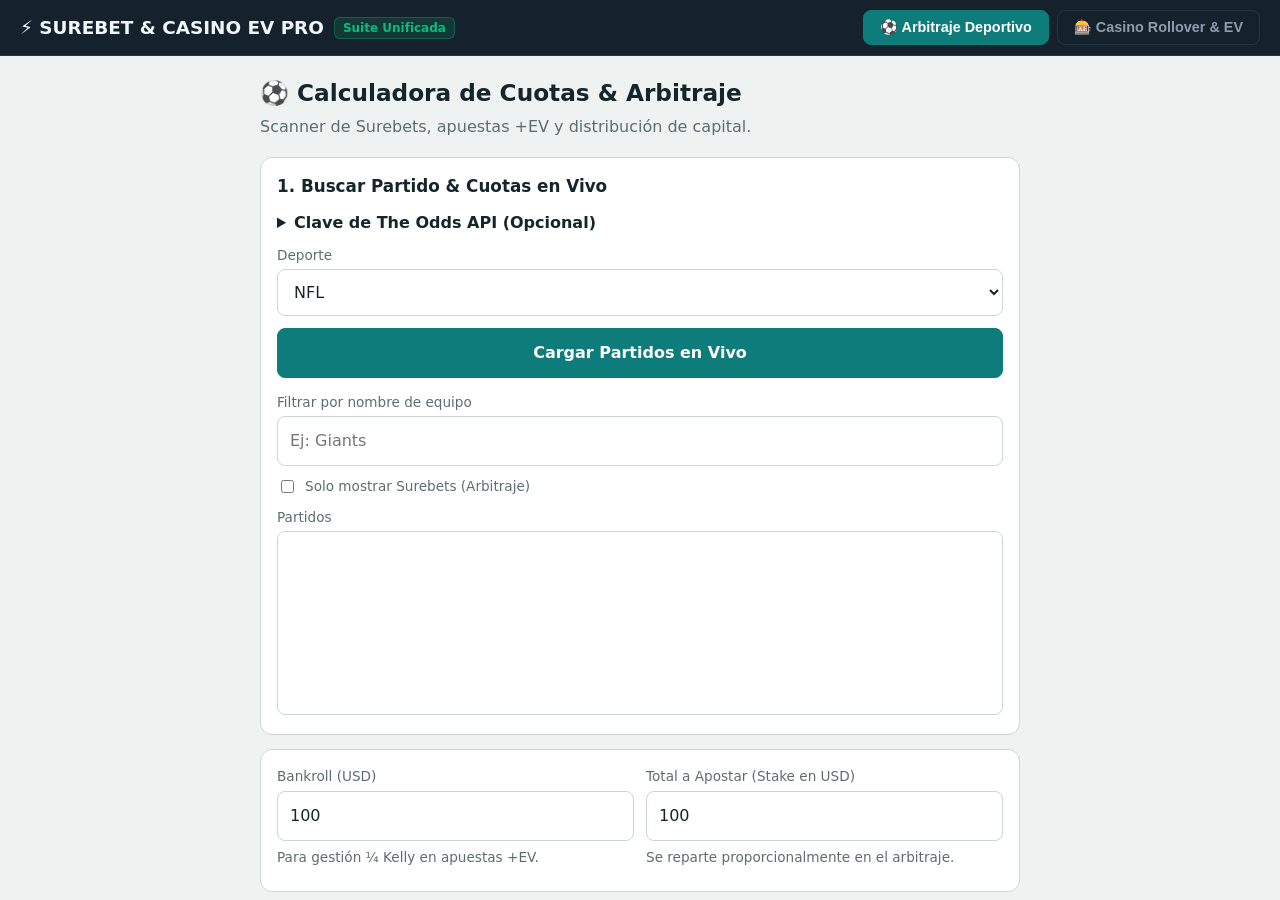
<file: index.html>
<!doctype html>
<html lang="es">
<head>
  <meta charset="utf-8">
  <meta name="viewport" content="width=device-width, initial-scale=1">
  <title>Plataforma EV Pro - Arbitraje & Casino</title>
  <style>
    :root {
      --bg: #0b1318;
      --card: #15222b;
      --border: #243644;
      --text: #f0f6fc;
      --muted: #8b9eb0;
      --teal: #0e7c7b;
      --green: #10b981;
    }
    * { box-sizing: border-box; margin: 0; padding: 0; }
    body {
      font-family: system-ui, -apple-system, sans-serif;
      background: var(--bg);
      color: var(--text);
      display: flex;
      flex-direction: column;
      height: 100vh;
      overflow: hidden;
    }
    header {
      background: var(--card);
      border-bottom: 1px solid var(--border);
      padding: 10px 20px;
      display: flex;
      align-items: center;
      justify-content: space-between;
      flex-shrink: 0;
    }
    .brand {
      display: flex;
      align-items: center;
      gap: 10px;
      font-weight: 700;
      font-size: 1.15rem;
      color: var(--text);
    }
    .badge {
      background: rgba(16, 185, 129, 0.15);
      color: var(--green);
      font-size: 0.75rem;
      padding: 3px 8px;
      border-radius: 6px;
      border: 1px solid rgba(16, 185, 129, 0.3);
    }
    .nav-tabs {
      display: flex;
      gap: 8px;
    }
    .tab-btn {
      background: transparent;
      color: var(--muted);
      border: 1px solid var(--border);
      border-radius: 8px;
      padding: 8px 16px;
      font-size: 0.9rem;
      font-weight: 600;
      cursor: pointer;
      transition: all 0.2s ease;
      display: flex;
      align-items: center;
      gap: 6px;
    }
    .tab-btn:hover {
      background: rgba(255, 255, 255, 0.05);
      color: var(--text);
    }
    .tab-btn.active {
      background: var(--teal);
      border-color: var(--teal);
      color: #fff;
    }
    .viewport {
      flex: 1;
      width: 100%;
      height: calc(100vh - 60px);
      border: none;
    }
  </style>
</head>
<body>
  <header>
    <div class="brand">
      <span>⚡ SUREBET & CASINO EV PRO</span>
      <span class="badge">Suite Unificada</span>
    </div>
    <div class="nav-tabs">
      <button class="tab-btn active" id="btnSports" onclick="loadModule('sports')">
        ⚽ Arbitraje Deportivo
      </button>
      <button class="tab-btn" id="btnCasino" onclick="loadModule('casino')">
        🎰 Casino Rollover & EV
      </button>
    </div>
  </header>

  <iframe id="appFrame" class="viewport" src="deportes/index.html" title="Suite EV"></iframe>

  <script>
    function loadModule(mod) {
      const frame = document.getElementById('appFrame');
      const btnSports = document.getElementById('btnSports');
      const btnCasino = document.getElementById('btnCasino');

      if (mod === 'sports') {
        frame.src = 'deportes/index.html';
        btnSports.classList.add('active');
        btnCasino.classList.remove('active');
      } else {
        frame.src = 'casino/index.html';
        btnCasino.classList.add('active');
        btnSports.classList.remove('active');
      }
    }
  </script>
</body>
</html>
</file>
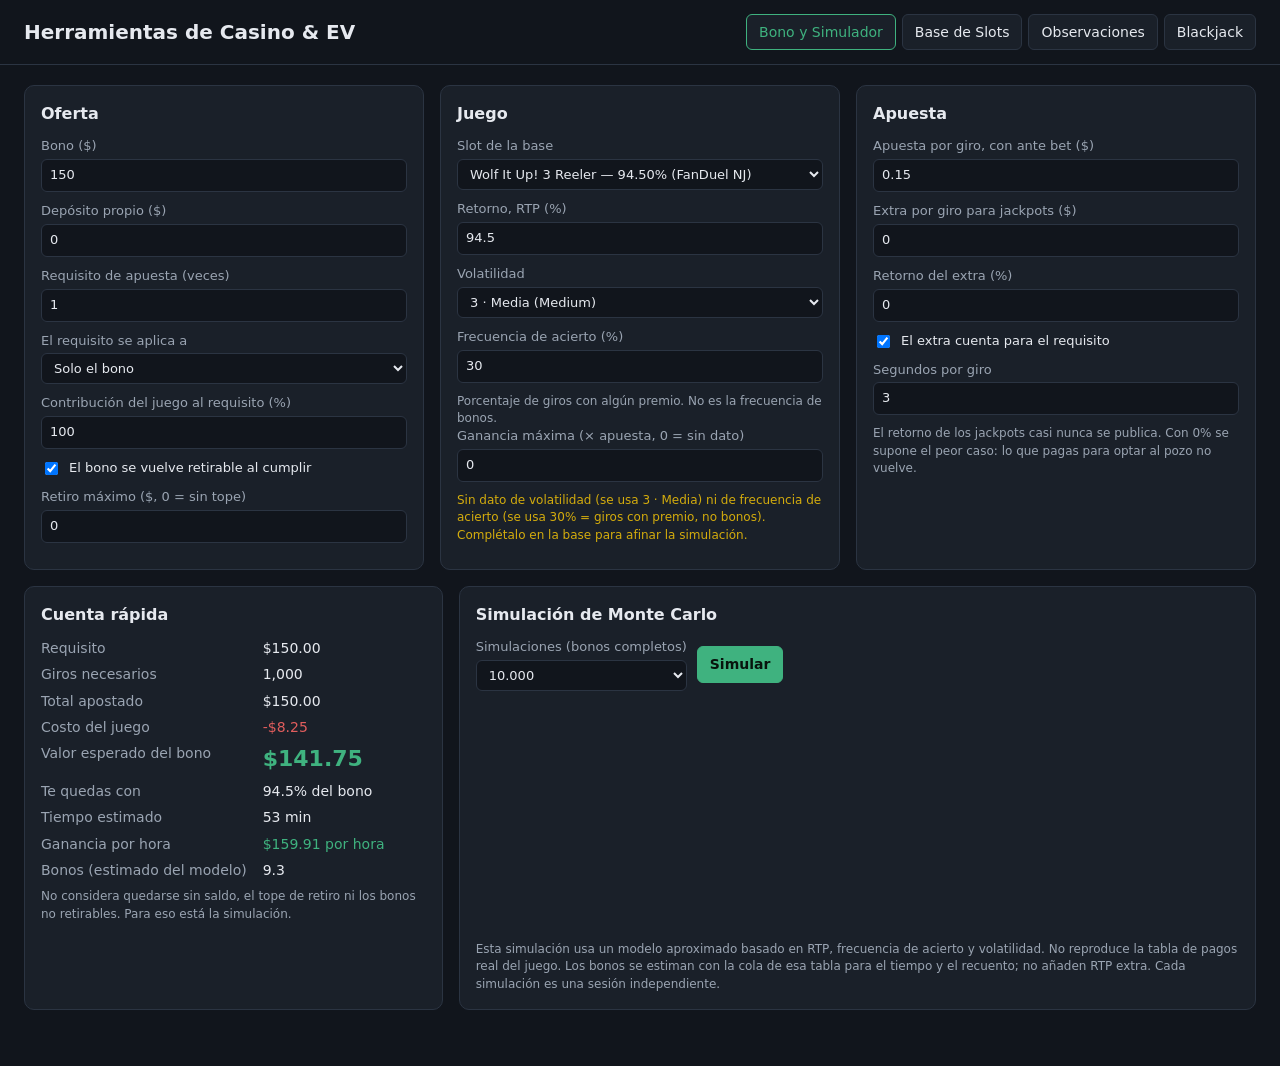
<file: casino/index.html>
<!doctype html>
<html lang="es">
<head>
  <meta charset="utf-8">
  <meta name="viewport" content="width=device-width, initial-scale=1">
  <title>Herramientas de Casino & Rollover</title>
  <link rel="stylesheet" href="estilos.css">
</head>
<body>
  <header>
    <h1>Herramientas de Casino & EV</h1>
    <nav>
      <button class="pestana activa" data-seccion="bono">Bono y Simulador</button>
      <button class="pestana" data-seccion="slots">Base de Slots</button>
      <button class="pestana" data-seccion="observaciones">Observaciones</button>
      <button class="pestana" data-seccion="blackjack">Blackjack</button>
    </nav>
  </header>

  <main>
    <section id="bono" class="seccion activa">
      <div class="columnas">
        <div class="tarjeta">
          <h2>Oferta</h2>
          <label>Bono ($) <input type="number" id="b-bono" value="150" min="0" step="1"></label>
          <label>Depósito propio ($) <input type="number" id="b-deposito" value="0" min="0" step="1"></label>
          <label>Requisito de apuesta (veces) <input type="number" id="b-requisito" value="1" min="0" step="0.5"></label>
          <label>El requisito se aplica a
            <select id="b-base">
              <option value="bono">Solo el bono</option>
              <option value="bono+deposito">Bono + depósito</option>
            </select>
          </label>
          <label>Contribución del juego al requisito (%) <input type="number" id="b-contribucion" value="100" min="1" max="100" step="1"></label>
          <label class="casilla"><input type="checkbox" id="b-retirable" checked> El bono se vuelve retirable al cumplir</label>
          <label>Retiro máximo ($, 0 = sin tope) <input type="number" id="b-tope" value="0" min="0" step="1"></label>
        </div>

        <div class="tarjeta">
          <h2>Juego</h2>
          <label>Slot de la base
            <select id="b-slot"></select>
          </label>
          <label>Retorno, RTP (%) <input type="number" id="b-rtp" value="94.5" min="1" max="120" step="0.01"></label>
          <label>Volatilidad
            <select id="b-volatilidad">
              <option value="1">1 · Baja (Low)</option>
              <option value="2">2 · Media-baja (Low-Medium)</option>
              <option value="3" selected>3 · Media (Medium)</option>
              <option value="4">4 · Alta (Medium-High / High)</option>
              <option value="5">5 · Muy alta (Very High / Extreme)</option>
            </select>
          </label>
          <label>Frecuencia de acierto (%) <input type="number" id="b-hit" value="30" min="1" max="95" step="0.1"></label>
          <p class="nota">Porcentaje de giros con algún premio. No es la frecuencia de bonos.</p>
          <label>Ganancia máxima (× apuesta, 0 = sin dato) <input type="number" id="b-maxwin" value="0" min="0" step="1"></label>
          <p class="aviso" id="b-aviso-slot"></p>
        </div>

        <div class="tarjeta">
          <h2>Apuesta</h2>
          <label>Apuesta por giro, con ante bet ($) <input type="number" id="b-apuesta" value="0.15" min="0.01" step="0.01"></label>
          <label>Extra por giro para jackpots ($) <input type="number" id="b-extra" value="0" min="0" step="0.01"></label>
          <label>Retorno del extra (%) <input type="number" id="b-retorno-extra" value="0" min="0" max="100" step="1"></label>
          <label class="casilla"><input type="checkbox" id="b-extra-cuenta" checked> El extra cuenta para el requisito</label>
          <label>Segundos por giro <input type="number" id="b-segundos" value="3" min="0.5" step="0.5"></label>
          <p class="nota">El retorno de los jackpots casi nunca se publica. Con 0% se supone el peor caso: lo que pagas para optar al pozo no vuelve.</p>
        </div>
      </div>

      <div class="columnas">
        <div class="tarjeta">
          <h2>Cuenta rápida</h2>
          <dl class="resultados" id="r-analitico"></dl>
          <p class="nota">No considera quedarse sin saldo, el tope de retiro ni los bonos no retirables. Para eso está la simulación.</p>
        </div>

        <div class="tarjeta ancha">
          <h2>Simulación de Monte Carlo</h2>
          <div class="fila">
            <label>Simulaciones (bonos completos)
              <select id="s-n">
                <option value="1000">1.000</option>
                <option value="10000" selected>10.000</option>
                <option value="50000">50.000</option>
                <option value="100000">100.000</option>
              </select>
            </label>
            <button id="s-correr" class="primario">Simular</button>
            <progress id="s-progreso" max="1" value="0" hidden></progress>
          </div>
          <dl class="resultados" id="r-simulacion"></dl>
          <canvas id="s-histograma" width="720" height="220"></canvas>
          <p class="nota">Esta simulación usa un modelo aproximado basado en RTP, frecuencia de acierto y volatilidad. No reproduce la tabla de pagos real del juego. Los bonos se estiman con la cola de esa tabla para el tiempo y el recuento; no añaden RTP extra. Cada simulación es una sesión independiente.</p>
        </div>
      </div>
    </section>

    <section id="slots" class="seccion">
      <div class="barra">
        <input type="search" id="t-buscar" placeholder="Buscar juego, proveedor o casino">
        <label class="casilla"><input type="checkbox" id="t-solo-rtp"> Solo con RTP</label>
        <button id="t-agregar" class="primario">Agregar juego</button>
        <button id="t-exportar">Exportar CSV</button>
        <label class="boton">Importar CSV <input type="file" id="t-importar" accept=".csv,text/csv" hidden></label>
        <button id="t-restaurar">Restaurar lista inicial</button>
      </div>
      <p class="nota">El RTP que vale es el de la información del juego abierta dentro de tu casino. Un mismo slot puede tener otra versión en otro casino o en otro estado.</p>
      <table>
        <thead>
          <tr>
            <th data-orden="juego">Juego</th>
            <th data-orden="proveedor">Proveedor</th>
            <th data-orden="casino">Casino</th>
            <th data-orden="estado">Estado</th>
            <th data-orden="rtp">RTP</th>
            <th data-orden="volatilidad">Volatilidad</th>
            <th data-orden="hit">Acierto</th>
            <th data-orden="maxWin">Máx.</th>
            <th data-orden="revisado">Revisado</th>
            <th>Notas</th>
            <th></th>
          </tr>
        </thead>
        <tbody id="t-cuerpo"></tbody>
      </table>
    </section>

    <section id="observaciones" class="seccion">
      <div class="barra">
        <input type="search" id="o-buscar" placeholder="Buscar juego, casino o notas">
        <button id="o-agregar" class="primario">Agregar observación</button>
        <button id="o-exportar">Exportar CSV</button>
        <label class="boton">Importar CSV <input type="file" id="o-importar" accept=".csv,text/csv" hidden></label>
      </div>
      <p class="nota">Estas sesiones no cambian el RTP oficial ni la ficha del slot. tipoDato = observado. Los campos vacíos quedan vacíos.</p>
      <table>
        <thead>
          <tr>
            <th>Fecha</th>
            <th>Juego</th>
            <th>Casino</th>
            <th>Estado</th>
            <th>Apuesta</th>
            <th>Giros</th>
            <th>Bonos</th>
            <th>Tipo</th>
            <th>RTP oficial (copia)</th>
            <th></th>
          </tr>
        </thead>
        <tbody id="o-cuerpo"></tbody>
      </table>
    </section>

    <section id="blackjack" class="seccion">
      <div class="columnas">
        <div class="tarjeta">
          <h2>Tu mano</h2>
          <p class="nota">Reglas: 8 mazos, baraja nueva cada mano, el crupier se planta en 17 suave, se dobla con dos cartas y después de separar, blackjack paga 3 a 2.</p>
          <h3>Carta del crupier</h3>
          <div class="cartas" id="bj-crupier"></div>
          <h3>Tus cartas</h3>
          <div class="cartas" id="bj-jugador"></div>
          <div class="fila">
            <div class="mano" id="bj-mano">Sin cartas</div>
            <button id="bj-borrar-ultima">Quitar última</button>
            <button id="bj-limpiar">Nueva mano</button>
          </div>
          <div class="decision" id="bj-decision">Elige la carta del crupier y tus dos cartas</div>
          <p class="nota">Seguro: no tomarlo nunca. Con baraja completa, menos de un tercio de las cartas valen 10 y el seguro paga 2 a 1.</p>
        </div>
        <div class="tarjeta ancha">
          <h2>Tabla de estrategia básica</h2>
          <div id="bj-tabla"></div>
          <p class="leyenda">
            <span class="c-H">H</span> Pedir
            <span class="c-S">S</span> Plantarse
            <span class="c-D">D</span> Doblar, si no se puede, pedir
            <span class="c-X">Ds</span> Doblar, si no se puede, plantarse
            <span class="c-P">P</span> Separar
          </p>
        </div>
      </div>
    </section>
  </main>

  <dialog id="editor">
    <form method="dialog" id="editor-form">
      <h2 id="editor-titulo">Juego</h2>
      <label>Juego <input name="juego" required></label>
      <label>Proveedor <input name="proveedor"></label>
      <label>Casino <input name="casino" placeholder="FanDuel, DraftKings…"></label>
      <label>Estado <input name="estado" placeholder="NJ"></label>
      <label>RTP (%) <input name="rtp" type="number" step="0.01" min="1" max="120"></label>
      <label>Volatilidad
        <select name="volatilidad">
          <option value="">Sin dato</option>
          <option value="1">1 · Baja (Low)</option>
          <option value="2">2 · Media-baja (Low-Medium)</option>
          <option value="3">3 · Media (Medium)</option>
          <option value="4">4 · Alta (Medium-High / High)</option>
          <option value="5">5 · Muy alta (Very High / Extreme)</option>
        </select>
      </label>
      <label>Frecuencia de acierto (%) <input name="hit" type="number" step="0.1" min="1" max="95"></label>
      <label>Ganancia máxima (× apuesta) <input name="maxWin" type="number" step="1" min="0"></label>
      <label>Revisado <input name="revisado" type="date"></label>
      <label>Notas <input name="notas"></label>
      <label>Frecuencia de bono (% de giros) <input name="frecuenciaBono" type="number" step="0.01" min="0"></label>
      <label>Duración del bono (segundos) <input name="duracionBono" type="number" step="0.1" min="0"></label>
      <label>Giros internos del bono <input name="spinsBono" type="number" step="1" min="0"></label>
      <label>RTP base (%) <input name="rtpBase" type="number" step="0.01" min="0"></label>
      <label>RTP bono (%) <input name="rtpBono" type="number" step="0.01" min="0"></label>
      <label>Tipo de dato de bono
        <select name="tipoDatoBono">
          <option value="">Estimado (si no hay frecuencia)</option>
          <option value="real">Real / oficial</option>
          <option value="observado">Observado</option>
        </select>
      </label>
      <label>Fuente de los datos <input name="fuenteDatos" placeholder="FanDuel NJ"></label>
      <label>Fecha de los datos <input name="fechaDatos" type="date"></label>
      <label>Versión <input name="version"></label>
      <div class="fila derecha">
        <button value="cancelar" formnovalidate>Cancelar</button>
        <button value="guardar" class="primario">Guardar</button>
      </div>
    </form>
  </dialog>

  <dialog id="editor-obs">
    <form method="dialog" id="editor-obs-form">
      <h2 id="editor-obs-titulo">Observación</h2>
      <label>Slot de la base
        <select id="o-slot"></select>
      </label>
      <p class="nota">Al elegir un slot se copian juego, proveedor, casino, estado y RTP oficial. Eso no modifica la ficha.</p>
      <label>Fecha <input name="fecha" type="date"></label>
      <label>Juego <input name="juego" required></label>
      <label>Proveedor <input name="proveedor"></label>
      <label>Casino <input name="casino"></label>
      <label>Estado <input name="estado"></label>
      <label>RTP oficial (copia, no se escribe en el slot) <input name="rtpOficial" type="number" step="0.01"></label>
      <input name="slotId" type="hidden">
      <label>Apuesta base ($) <input name="apuestaBase" type="number" step="0.01" min="0"></label>
      <label>Extra jackpot ($) <input name="extraJackpot" type="number" step="0.01" min="0"></label>
      <label>Coste por giro ($) <input name="costePorSpin" type="number" step="0.01" min="0"></label>
      <label>Giros observados <input name="spinsObservados" type="number" step="1" min="0"></label>
      <label>Bonos activados <input name="bonosActivados" type="number" step="1" min="0"></label>
      <label>Giros donde se activó el bono <input name="spinsDondeSeActivoBonus" placeholder="9,15"></label>
      <label>Giros internos de bono <input name="spinsInternosBonus" type="number" step="1" min="0"></label>
      <label>Duración del bono (s) <input name="duracionBonus" type="number" step="0.1" min="0"></label>
      <label>Premios de bono ($) <input name="premiosBonus" type="number" step="0.01"></label>
      <label>Premios totales ($) <input name="premiosTotales" type="number" step="0.01"></label>
      <label>Saldo inicial ($) <input name="saldoInicial" type="number" step="0.01"></label>
      <label>Saldo final ($) <input name="saldoFinal" type="number" step="0.01"></label>
      <label>Volumen apostado ($) <input name="volumenApostado" type="number" step="0.01"></label>
      <label>Notas <input name="notas"></label>
      <label>Fuente <input name="fuente"></label>
      <label>Tipo de dato
        <select name="tipoDato">
          <option value="observado" selected>observado</option>
          <option value="oficial">oficial</option>
          <option value="estimado">estimado</option>
        </select>
      </label>
      <input name="id" type="hidden">
      <div class="fila derecha">
        <button value="cancelar" formnovalidate>Cancelar</button>
        <button value="guardar" class="primario">Guardar</button>
      </div>
    </form>
  </dialog>

  <script src="modelo.js"></script>
  <script src="datos.js"></script>
  <script src="observaciones.js"></script>
  <script src="app.js"></script>
</body>
</html>
</file>
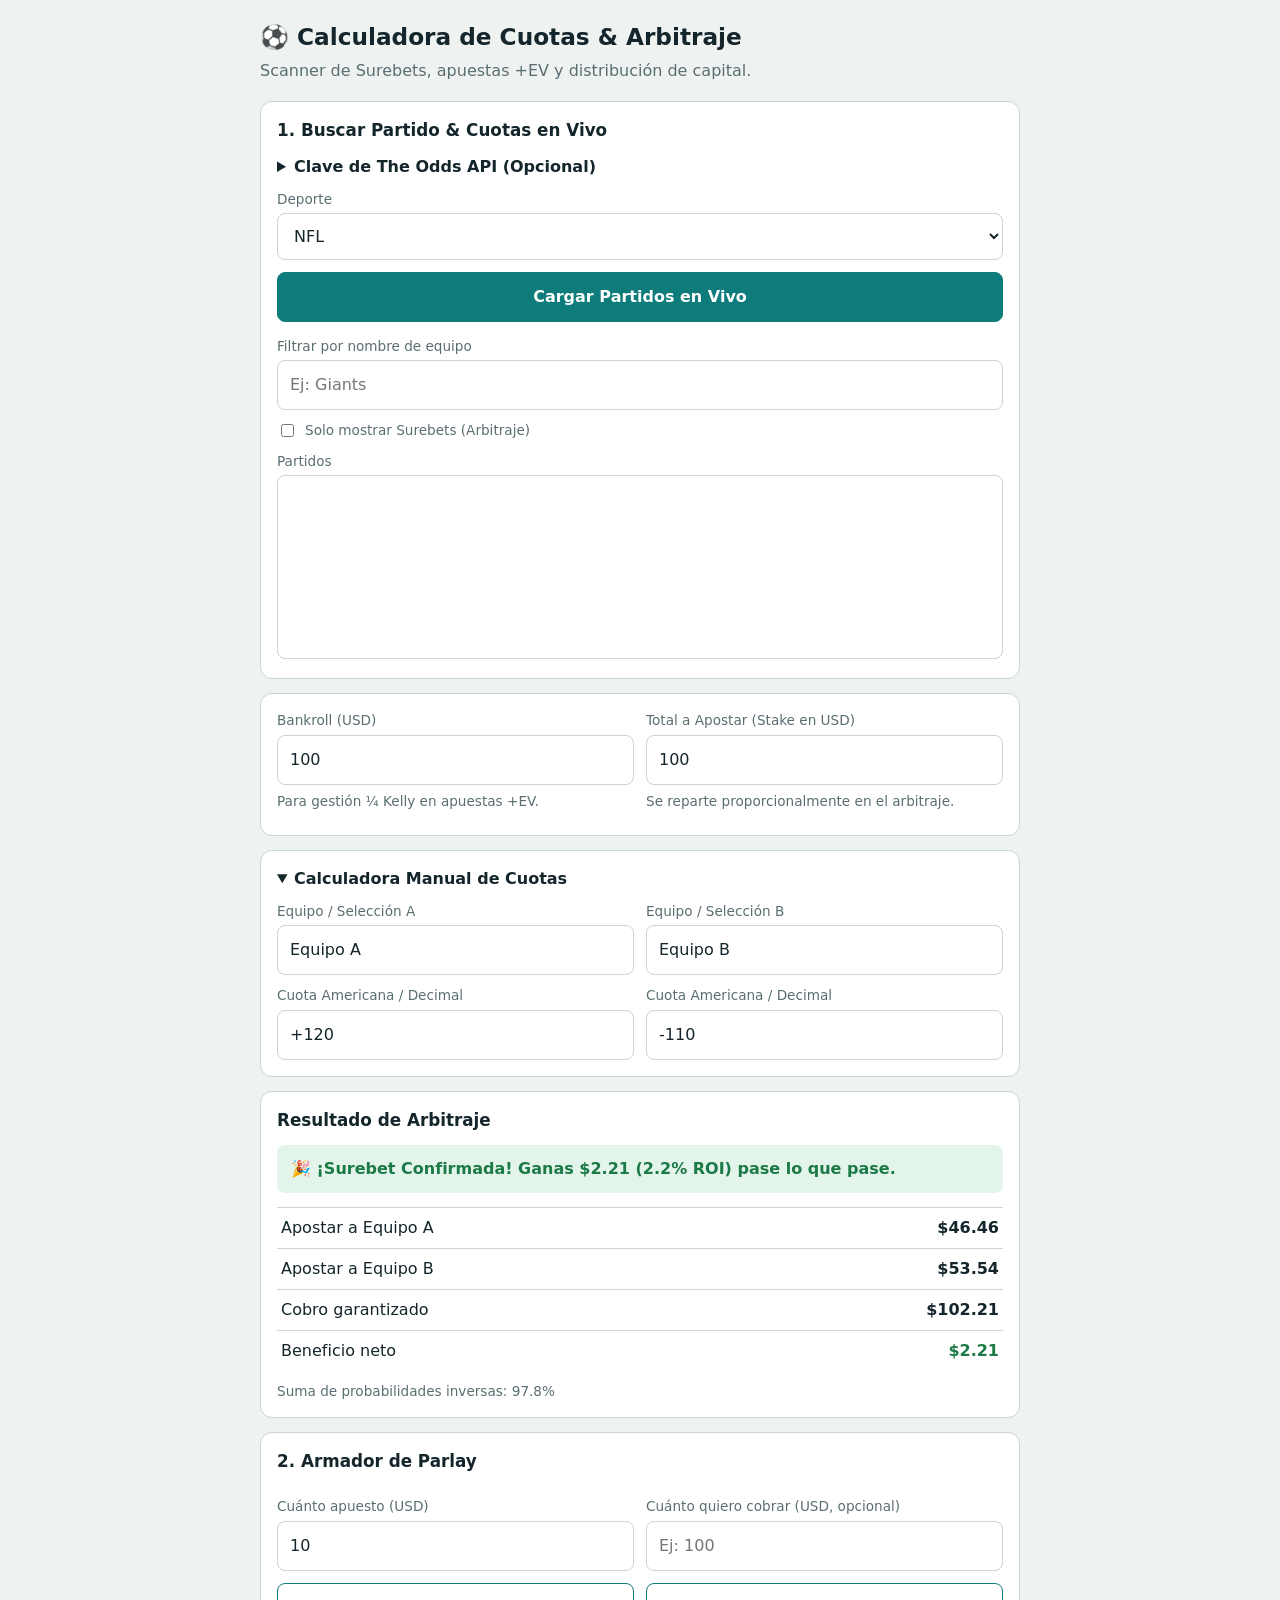
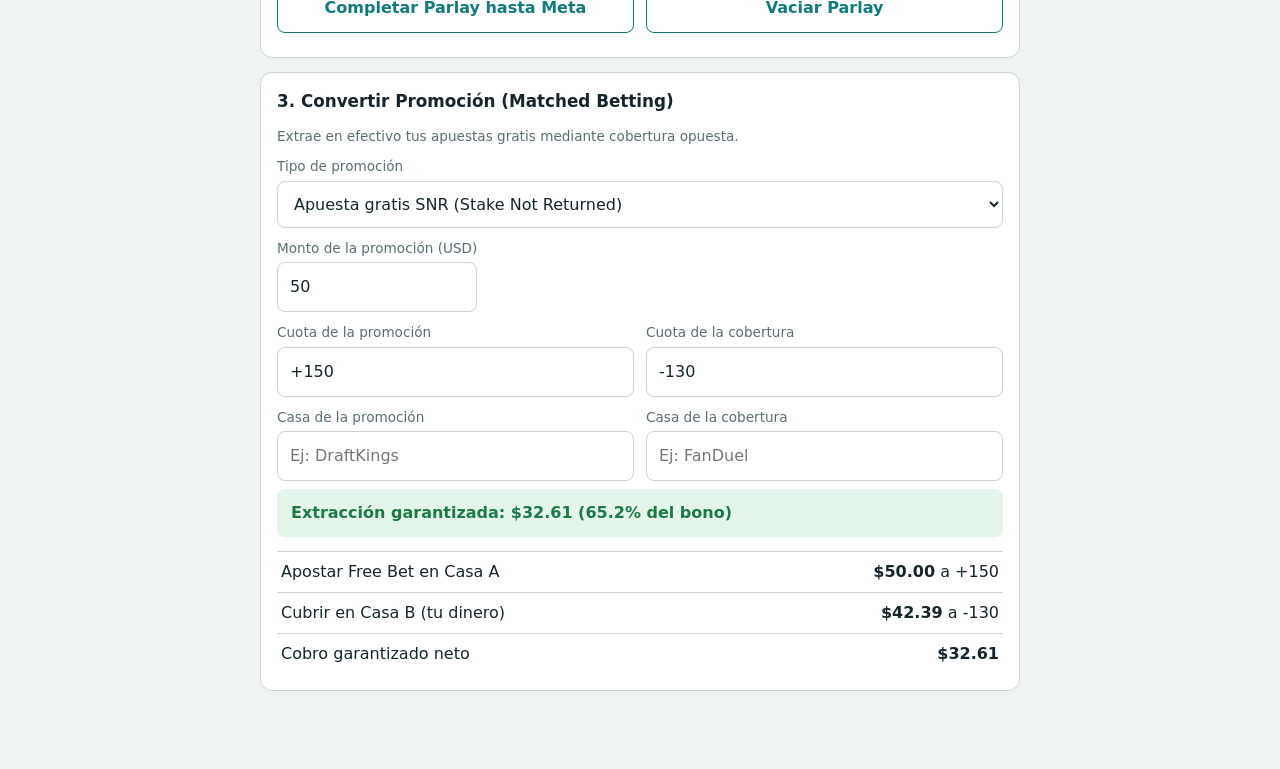
<file: deportes/index.html>
<!doctype html>
<html lang="es">
<head>
<meta charset="utf-8">
<meta name="viewport" content="width=device-width, initial-scale=1, viewport-fit=cover">
<meta name="theme-color" content="#0e7c7b">
<title>Calculadora de Cuotas & Arbitraje Deportivo</title>
<style>
:root{--bg:#eef2f1;--ink:#14262b;--mute:#5a6e72;--line:#c9d6d4;--card:#fff;--ok:#1b7a45;--bad:#b3372e;--teal:#0e7c7b}
*{box-sizing:border-box}
body{margin:0;background:var(--bg);color:var(--ink);font:16px/1.5 system-ui,-apple-system,"Segoe UI",Roboto,sans-serif;padding:20px 14px 64px}
main{max-width:760px;margin:0 auto}
h1{font-size:1.45rem;margin:0 0 4px}
h2{font-size:1.05rem;margin:0 0 12px}
.sub{color:var(--mute);margin:0 0 18px}
.card{background:var(--card);border:1px solid var(--line);border-radius:12px;padding:16px;margin-bottom:14px}
.grid{display:grid;gap:14px}
.row{display:grid;grid-template-columns:1fr 1fr;gap:12px}
label{display:block;font-size:.85rem;color:var(--mute);margin:10px 0 4px}
input,select,button{width:100%;font:inherit;padding:12px;border:1px solid var(--line);border-radius:8px;background:#fff;color:var(--ink);min-height:44px}
button{background:var(--teal);color:#fff;border-color:var(--teal);font-weight:600;cursor:pointer}
button:hover{background:#0b6564}
button.ghost{background:#fff;color:var(--teal)}
:focus-visible{outline:3px solid #9fd6d4;outline-offset:1px}
select[size]{padding:4px;min-height:0;height:11.5rem}
.team{padding-left:12px;border-left:5px solid var(--c)}
.big{font-size:2rem;font-weight:700;line-height:1.1;font-variant-numeric:tabular-nums}
.small{font-size:.85rem;color:var(--mute)}
.bar{display:flex;height:14px;border-radius:7px;overflow:hidden;margin:16px 0 4px;background:var(--line)}
.bar i{display:block}
.verdict{font-weight:600;padding:12px 14px;border-radius:8px;margin-bottom:14px}
.verdict.ok{background:#e3f4ea;color:var(--ok)}
.verdict.bad{background:#fbe9e7;color:var(--bad)}
table{width:100%;border-collapse:collapse;font-variant-numeric:tabular-nums}
td,th{padding:8px 4px;border-top:1px solid var(--line);text-align:right}
td:first-child,th:first-child{text-align:left}
th{font-size:.8rem;color:var(--mute);font-weight:600}
.best{color:var(--ok);font-weight:700}
.wrap{overflow-x:auto;-webkit-overflow-scrolling:touch}
.err{color:var(--bad);margin:8px 0 0}
.note{font-size:.85rem;color:var(--mute)}
details summary{cursor:pointer;font-weight:600}
.check{display:flex;align-items:center;gap:8px;margin:10px 0 0;font-size:.85rem;color:var(--mute)}
.check input{width:auto;min-height:0;padding:0}
.ev{display:block;width:100%;text-align:left;background:#f6fbfa;color:var(--ink);border:1px solid var(--line);margin:0 0 8px}
.ev:hover{background:#e8f4f3}
.ev b{color:var(--ok)}
.leg{display:flex;justify-content:space-between;gap:10px;align-items:center;padding:8px 0;border-top:1px solid var(--line)}
.leg button{width:auto;min-height:36px;padding:6px 12px;background:#fff;color:var(--bad);border-color:var(--line)}
.hidden{display:none}
.log-actions{display:flex;gap:8px;flex-wrap:wrap;margin-top:12px}
.log-actions button{width:auto}
.tight td,.tight th{font-size:.85rem;padding:6px 4px}
@media (max-width:560px){
  .row,.probs{grid-template-columns:1fr !important}
  h1{font-size:1.3rem}
  .big{font-size:1.7rem}
}
</style>
</head>
<body>
<main>
  <h1>⚽ Calculadora de Cuotas & Arbitraje</h1>
  <p class="sub">Scanner de Surebets, apuestas +EV y distribución de capital.</p>

  <section class="card">
    <h2>1. Buscar Partido & Cuotas en Vivo</h2>
    <details id="keyBox">
      <summary>Clave de The Odds API (Opcional)</summary>
      <label for="key">Gratis en the-odds-api.com</label>
      <input id="key" type="password" autocomplete="off" placeholder="Pega tu API Key de The Odds API">
    </details>
    <label for="sport">Deporte</label>
    <select id="sport">
      <option value="americanfootball_nfl">NFL</option>
      <option value="baseball_mlb">MLB</option>
      <option value="basketball_nba">NBA</option>
      <option value="icehockey_nhl">NHL</option>
      <option value="mma_mixed_martial_arts">UFC / MMA</option>
      <option value="soccer_usa_mls">Fútbol: MLS</option>
      <option value="soccer_epl">Fútbol: Premier League</option>
      <option value="soccer_uefa_champs_league">Fútbol: Champions League</option>
    </select>
    <div style="margin-top:12px"><button id="load" type="button">Cargar Partidos en Vivo</button></div>
    <p id="status" class="note" role="status"></p>
    <label for="filter">Filtrar por nombre de equipo</label>
    <input id="filter" placeholder="Ej: Giants" autocomplete="off">
    <label class="check"><input id="onlyArb" type="checkbox"> Solo mostrar Surebets (Arbitraje)</label>
    <label for="games">Partidos</label>
    <select id="games" size="6" aria-label="Lista de partidos"></select>
  </section>

  <section class="card hidden" id="evCard">
    <h2>Apuestas +EV</h2>
    <p class="note" style="margin:0 0 10px">Compara cada casa con el precio justo del mercado sin margen.</p>
    <label for="evMin">Mostrar a partir de este EV (%)</label>
    <input id="evMin" value="0.5" inputmode="decimal" style="max-width:140px">
    <div id="evList"></div>
  </section>

  <section class="card">
    <div class="row" style="margin-top:0">
      <div>
        <label for="bankroll" style="margin-top:0">Bankroll (USD)</label>
        <input id="bankroll" value="100" inputmode="decimal" autocomplete="off">
        <p class="note" style="margin:6px 0 0">Para gestión ¼ Kelly en apuestas +EV.</p>
      </div>
      <div>
        <label for="stake" style="margin-top:0">Total a Apostar (Stake en USD)</label>
        <input id="stake" value="100" inputmode="decimal" autocomplete="off">
        <p class="note" style="margin:6px 0 0">Se reparte proporcionalmente en el arbitraje.</p>
      </div>
    </div>
    <p id="err" class="err" role="alert"></p>
  </section>

  <details class="card" open>
    <summary>Calculadora Manual de Cuotas</summary>
    <div class="row">
      <div><label for="nA">Equipo / Selección A</label><input id="nA" value="Equipo A">
           <label for="oA">Cuota Americana / Decimal</label><input id="oA" value="+120"></div>
      <div><label for="nB">Equipo / Selección B</label><input id="nB" value="Equipo B">
           <label for="oB">Cuota Americana / Decimal</label><input id="oB" value="-110"></div>
    </div>
  </details>

  <div id="out" aria-live="polite"></div>

  <section class="card" id="pCard">
    <h2>2. Armador de Parlay</h2>
    <div class="row">
      <div><label for="pStake">Cuánto apuesto (USD)</label><input id="pStake" value="10" inputmode="decimal" autocomplete="off"></div>
      <div><label for="pTarget">Cuánto quiero cobrar (USD, opcional)</label><input id="pTarget" inputmode="decimal" autocomplete="off" placeholder="Ej: 100"></div>
    </div>
    <div class="row" style="margin-top:12px">
      <button class="ghost" id="pSuggest" type="button">Completar Parlay hasta Meta</button>
      <button class="ghost" id="pClear" type="button">Vaciar Parlay</button>
    </div>
    <p id="pErr" class="err" role="alert"></p>
    <div id="pBody"></div>
  </section>

  <section class="card">
    <h2>3. Convertir Promoción (Matched Betting)</h2>
    <p class="note" style="margin:0 0 10px">Extrae en efectivo tus apuestas gratis mediante cobertura opuesta.</p>
    <label for="promoType">Tipo de promoción</label>
    <select id="promoType">
      <option value="gratis">Apuesta gratis SNR (Stake Not Returned)</option>
      <option value="bono">Bono / crédito con retención</option>
    </select>
    <label for="promoAmt">Monto de la promoción (USD)</label>
    <input id="promoAmt" value="50" inputmode="decimal" autocomplete="off" style="max-width:200px">
    <div class="row">
      <div>
        <label for="promoOA">Cuota de la promoción</label>
        <input id="promoOA" value="+150" autocomplete="off" placeholder="+150">
        <label for="promoBookA">Casa de la promoción</label>
        <input id="promoBookA" placeholder="Ej: DraftKings">
      </div>
      <div>
        <label for="promoOB">Cuota de la cobertura</label>
        <input id="promoOB" value="-130" autocomplete="off" placeholder="-130">
        <label for="promoBookB">Casa de la cobertura</label>
        <input id="promoBookB" placeholder="Ej: FanDuel">
      </div>
    </div>
    <p id="promoErr" class="err" role="alert"></p>
    <div id="promoOut"></div>
  </section>
</main>

<script>
const $ = id => document.getElementById(id);
const esc = s => String(s).replace(/[&<>"']/g, c => ({'&':'&amp;','<':'&lt;','>':'&gt;','"':'&quot;',"'":'&#39;'}[c]));
const COLORS = ['#0e7c7b', '#6b4fa0', '#a0761a'];
const implied = o => o > 0 ? 100 / (o + 100) : -o / (-o + 100);
const decimal = o => o > 0 ? 1 + o / 100 : 1 + 100 / -o;
const usd = n => (n < 0 ? '-' : '') + Math.abs(n).toLocaleString('en-US', {style:'currency', currency:'USD'});
const pct = n => (n * 100).toFixed(1) + '%';
const fmt = o => o > 0 ? '+' + o : String(o);
const parseOdds = v => {
  const n = parseFloat(String(v).replace(',', '.'));
  if (!isFinite(n)) return null;
  if (Math.abs(n) >= 100) return n;
  if (n > 1.0) return n >= 2 ? Math.round((n - 1) * 100) : Math.round(-100 / (n - 1));
  return null;
};
const avg = a => a.length ? a.reduce((x, y) => x + y, 0) / a.length : 0;

let games = [];
let mode = 'manual';
let apiView = null;
let evPicks = [];
let legs = [];
let curGi = null;
let loadedSport = '';

function gameLabel(g){ return g.away_team + ' vs ' + g.home_team; }

function viewFromGame(g){
  const best = {}, table = {};
  (g.bookmakers || []).forEach(b => {
    const m = (b.markets || []).find(m => m.key === 'h2h'); if (!m) return;
    m.outcomes.forEach(o => {
      (table[o.name] = table[o.name] || []).push({book: b.title, price: o.price});
      if (!best[o.name] || decimal(o.price) > decimal(best[o.name].price)) best[o.name] = {price: o.price, book: b.title};
    });
  });
  const outs = Object.keys(best).map(n => ({name: n, odds: best[n].price, book: best[n].book}));
  return {outs, table};
}

function fairFromTable(table, names){
  const books = {};
  names.forEach(n => (table[n] || []).forEach(x => {
    (books[x.book] = books[x.book] || {})[n] = x.price;
  }));
  const acc = Object.fromEntries(names.map(n => [n, []]));
  Object.values(books).forEach(row => {
    if (!names.every(n => row[n] != null)) return;
    const impl = names.map(n => implied(row[n]));
    const s = impl.reduce((a, b) => a + b, 0);
    names.forEach((n, i) => acc[n].push(impl[i] / s));
  });
  return Object.fromEntries(names.map(n => [n, avg(acc[n])]));
}

function kelly(dec, p){
  const b = dec - 1, q = 1 - p;
  const f = (b * p - q) / b;
  return f > 0 ? f : 0;
}

function picksFromGame(g, gi){
  const {outs, table} = viewFromGame(g);
  if (outs.length < 2) return [];
  const names = outs.map(o => o.name);
  const fair = fairFromTable(table, names);
  if (names.some(n => !fair[n])) return [];
  const list = [];
  names.forEach(n => (table[n] || []).forEach(x => {
    const d = decimal(x.price);
    const ev = d * fair[n] - 1;
    list.push({gi, game: gameLabel(g), when: g.commence_time, name: n, book: x.book, odds: x.price, ev, fair: fair[n], kelly: kelly(d, fair[n])});
  }));
  return list;
}

function renderEv(){
  const min = (parseFloat($('evMin').value) || 0) / 100;
  const shown = evPicks.filter(p => p.ev >= min).sort((a, b) => b.ev - a.ev);
  const bank = parseFloat($('bankroll').value) || 0;
  $('evCard').classList.toggle('hidden', !games.length);
  if (!shown.length){
    $('evList').innerHTML = '<p class="note">No hay apuestas +EV por encima de ese mínimo en este momento.</p>';
    return;
  }
  $('evList').innerHTML = shown.slice(0, 40).map(p => {
    const k = bank > 0 ? ' · ¼ Kelly ' + usd(bank * p.kelly / 4) : '';
    return `<button type="button" class="ev" data-gi="${p.gi}"><div><b>EV ${pct(p.ev)}</b> · ${esc(p.name)} ${fmt(p.odds)}</div>
      <div class="small">${esc(p.book)} · ${esc(p.game)} · justo ${pct(p.fair)}${k}</div></button>`;
  }).join('');
}

function render(outs, table){
  const stake = parseFloat($('stake').value);
  const err = $('err');
  if (!isFinite(stake) || stake <= 0){ err.textContent = 'Escribe un monto mayor que cero.'; $('out').innerHTML = ''; return; }
  if (outs.some(o => o.odds === null)){ err.textContent = 'Escribe cuotas válidas (ej. +150 o -110).'; $('out').innerHTML = ''; return; }
  err.textContent = '';

  const p = outs.map(o => implied(o.odds));
  const sum = p.reduce((a, b) => a + b, 0);
  const fairBest = p.map(x => x / sum);
  const d = outs.map(o => decimal(o.odds));
  const inv = d.reduce((a, x) => a + 1 / x, 0);
  const st = d.map(x => stake * (1 / x) / inv);
  const payout = st[0] * d[0];
  const result = payout - stake, roi = result / stake, isArb = inv < 1;
  const names = outs.map(o => o.name);
  const market = table ? fairFromTable(table, names) : Object.fromEntries(names.map((n, i) => [n, fairBest[i]]));

  const arb = `
    <section class="card"><h2>Resultado de Arbitraje</h2>
    <div class="verdict ${isArb ? 'ok' : 'bad'}">${isArb
      ? `🎉 ¡Surebet Confirmada! Ganas ${usd(result)} (${pct(roi)} ROI) pase lo que pase.`
      : `Sin arbitraje (Margen ${pct(inv - 1)}). Pérdida esperada de ${usd(-result)}.`}</div>
    <table>
      ${outs.map((o, i) => `<tr><td>Apostar a ${esc(o.name)}${o.book ? ' en ' + esc(o.book) : ''}</td><td><b>${usd(st[i])}</b></td></tr>`).join('')}
      <tr><td>Cobro garantizado</td><td><b>${usd(payout)}</b></td></tr>
      <tr><td>Beneficio neto</td><td><b style="color:var(${isArb ? '--ok' : '--bad'})">${usd(result)}</b></td></tr>
    </table>
    <p class="note" style="margin:10px 0 0">Suma de probabilidades inversas: ${pct(inv)}</p></section>`;

  $('out').innerHTML = arb;
}

function refresh(){
  if (mode === 'api' && apiView) render(apiView.outs, apiView.table);
  else render([{name: $('nA').value.trim() || 'Equipo A', odds: parseOdds($('oA').value)},
               {name: $('nB').value.trim() || 'Equipo B', odds: parseOdds($('oB').value)}], null);
  renderEv();
}

function fillGames(){
  const q = $('filter').value.trim().toLowerCase();
  const onlyArb = $('onlyArb').checked;
  const sel = $('games'); sel.innerHTML = '';
  games.map((g, i) => {
    const view = viewFromGame(g);
    const inv = view.outs.length >= 2 ? view.outs.reduce((a, o) => a + 1 / decimal(o.odds), 0) : 99;
    const bestEv = Math.max(0, ...picksFromGame(g, i).map(p => p.ev));
    return {g, i, inv, bestEv};
  }).filter(({g, inv}) => {
    if (onlyArb && inv >= 1) return false;
    if (q && !(g.home_team + ' ' + g.away_team).toLowerCase().includes(q)) return false;
    return true;
  }).sort((a, b) => a.inv - b.inv).forEach(({g, i, inv, bestEv}) => {
    const when = new Date(g.commence_time).toLocaleString('es-US', {dateStyle:'short', timeStyle:'short'});
    let tag = inv < 1 ? ` · ARB ${pct(1 - inv)}` : ` · margen ${pct(inv - 1)}`;
    if (bestEv >= 0.005) tag += ` · EV ${pct(bestEv)}`;
    sel.add(new Option(`${g.away_team} vs ${g.home_team} · ${when}${tag}`, i));
  });
}

function selectGame(i){
  const g = games[i]; if (!g) return;
  $('games').value = String(i);
  mode = 'api'; curGi = Number(i); apiView = viewFromGame(g); refresh();
}

async function load(){
  const key = $('key').value.trim(), status = $('status');
  if (!key){ status.textContent = 'Escribe tu clave de The Odds API para datos en vivo.'; $('keyBox').open = true; return; }
  status.textContent = 'Cargando cuotas...';
  try {
    const url = `https://api.the-odds-api.com/v4/sports/${$('sport').value}/odds?regions=us&markets=h2h&oddsFormat=american&apiKey=${encodeURIComponent(key)}`;
    const r = await fetch(url);
    if (!r.ok) throw new Error('Error ' + r.status);
    games = await r.json();
    evPicks = games.flatMap((g, i) => picksFromGame(g, i));
    fillGames();
    renderEv();
    status.textContent = `${games.length} partidos cargados.`;
    if ($('games').options.length) selectGame($('games').options[0].value);
  } catch (e) {
    status.textContent = 'No se pudo conectar: ' + e.message;
  }
}

$('load').addEventListener('click', load);
$('filter').addEventListener('input', fillGames);
$('onlyArb').addEventListener('change', fillGames);
$('evMin').addEventListener('input', renderEv);
$('games').addEventListener('change', () => selectGame($('games').value));
['nA','nB','oA','oB'].forEach(id => $(id).addEventListener('input', () => { mode = 'manual'; refresh(); }));
$('stake').addEventListener('input', refresh);
$('bankroll').addEventListener('input', refresh);

// Promo matched betting
function renderPromo(){
  const type = $('promoType').value;
  const amt = parseFloat($('promoAmt').value);
  const oA = parseOdds($('promoOA').value);
  const oB = parseOdds($('promoOB').value);
  const out = $('promoOut');
  if (!isFinite(amt) || amt <= 0 || oA === null || oB === null){ out.innerHTML = ''; return; }
  const dA = decimal(oA), dB = decimal(oB);
  const hedge = type === 'gratis' ? amt * (dA - 1) / dB : amt * dA / dB;
  const winP = type === 'gratis' ? amt * (dA - 1) - hedge : amt * dA - hedge;
  const winH = hedge * (dB - 1);
  const locked = Math.min(winP, winH);
  out.innerHTML = `
    <div class="verdict ok">Extracción garantizada: <b>${usd(locked)}</b> (${pct(locked/amt)} del bono)</div>
    <table>
      <tr><td>Apostar Free Bet en Casa A</td><td><b>${usd(amt)}</b> a ${fmt(oA)}</td></tr>
      <tr><td>Cubrir en Casa B (tu dinero)</td><td><b>${usd(hedge)}</b> a ${fmt(oB)}</td></tr>
      <tr><td>Cobro garantizado neto</td><td><b>${usd(locked)}</b></td></tr>
    </table>`;
}
['promoType','promoAmt','promoOA','promoOB'].forEach(id => $(id).addEventListener('input', renderPromo));

refresh();
renderPromo();
</script>
</body>
</html>
</file>
<file: casino/estilos.css>
:root {
  --fondo: #11151c;
  --tarjeta: #1a2029;
  --borde: #2b3442;
  --texto: #e6e9ef;
  --tenue: #9aa4b2;
  --acento: #3fb27f;
  --malo: #e05d5d;
  --H: #c0392b;
  --S: #d4ac0d;
  --D: #2471a3;
  --X: #1f8a9e;
  --P: #229954;
}

* { box-sizing: border-box; }

body {
  margin: 0;
  background: var(--fondo);
  color: var(--texto);
  font: 14px/1.45 system-ui, "Segoe UI", sans-serif;
}

header {
  display: flex;
  align-items: center;
  justify-content: space-between;
  flex-wrap: wrap;
  gap: 12px;
  padding: 14px 24px;
  border-bottom: 1px solid var(--borde);
}

h1 { margin: 0; font-size: 20px; }
h2 { margin: 0 0 12px; font-size: 16px; }
h3 { margin: 14px 0 6px; font-size: 13px; color: var(--tenue); font-weight: 600; }

nav { display: flex; gap: 6px; }

button, .boton {
  background: var(--tarjeta);
  color: var(--texto);
  border: 1px solid var(--borde);
  border-radius: 6px;
  padding: 7px 12px;
  font: inherit;
  cursor: pointer;
}
button:hover, .boton:hover { border-color: var(--tenue); }
button:disabled { opacity: 0.35; cursor: not-allowed; }
button:disabled:hover { border-color: var(--borde); }
label.boton { display: inline-block; margin: 0; color: var(--texto); font-size: 14px; }
label.boton input[type="file"] { display: none; }
button.primario { background: var(--acento); border-color: var(--acento); color: #08130d; font-weight: 600; }
.pestana.activa { border-color: var(--acento); color: var(--acento); }

main { padding: 20px 24px 40px; }
.seccion { display: none; }
.seccion.activa { display: block; }

.columnas { display: flex; flex-wrap: wrap; gap: 16px; margin-bottom: 16px; }
.tarjeta {
  background: var(--tarjeta);
  border: 1px solid var(--borde);
  border-radius: 10px;
  padding: 16px;
  flex: 1 1 280px;
  min-width: 0;
}
.tarjeta.ancha { flex: 2 1 520px; }

label { display: block; margin-bottom: 10px; color: var(--tenue); font-size: 13px; }
label input:not([type="checkbox"]), label select {
  display: block;
  width: 100%;
  margin-top: 3px;
  padding: 6px 8px;
  background: var(--fondo);
  color: var(--texto);
  border: 1px solid var(--borde);
  border-radius: 6px;
  font: inherit;
}
label.casilla { display: flex; align-items: center; gap: 8px; color: var(--texto); }

.fila { display: flex; align-items: center; gap: 10px; flex-wrap: wrap; margin-bottom: 10px; }
.fila label { margin-bottom: 0; }
.fila.derecha { justify-content: flex-end; margin: 12px 0 0; }
progress { flex: 1; min-width: 120px; }

.nota { color: var(--tenue); font-size: 12px; margin: 8px 0 0; }
.aviso { color: var(--S); font-size: 12px; margin: 4px 0 0; }
.aviso:empty { display: none; }

.resultados {
  display: grid;
  grid-template-columns: max-content 1fr;
  gap: 6px 16px;
  margin: 0;
}
.resultados dt { color: var(--tenue); }
.resultados dd { margin: 0; font-variant-numeric: tabular-nums; }
.resultados .grande { font-size: 22px; font-weight: 700; }
.positivo { color: var(--acento); }
.negativo { color: var(--malo); }

canvas { width: 100%; max-width: 720px; height: auto; margin-top: 12px; display: block; }

.barra { display: flex; flex-wrap: wrap; gap: 10px; align-items: center; margin-bottom: 8px; }
.barra input[type="search"] {
  flex: 1 1 240px;
  padding: 7px 10px;
  background: var(--tarjeta);
  color: var(--texto);
  border: 1px solid var(--borde);
  border-radius: 6px;
  font: inherit;
}
.barra label.casilla { margin: 0; }

table { width: 100%; border-collapse: collapse; margin-top: 12px; font-variant-numeric: tabular-nums; }
th, td { text-align: left; padding: 7px 8px; border-bottom: 1px solid var(--borde); vertical-align: middle; }
th { color: var(--tenue); font-weight: 600; font-size: 12px; }
th[data-orden] { cursor: pointer; user-select: none; }
th[data-orden]:hover { color: var(--texto); }
td.sin-dato { color: var(--tenue); font-style: italic; }
td.acciones { white-space: nowrap; text-align: right; }
td.acciones button { padding: 3px 8px; font-size: 12px; }

dialog {
  background: var(--tarjeta);
  color: var(--texto);
  border: 1px solid var(--borde);
  border-radius: 10px;
  width: min(440px, 92vw);
}
dialog::backdrop { background: rgba(0, 0, 0, 0.6); }

.cartas { display: flex; flex-wrap: wrap; gap: 8px; }
.cartas button {
  min-width: 46px;
  height: 54px;
  font-weight: 800;
  font-size: 15px;
  background: #ffffff;
  color: #11151c;
  border: 2px solid #334155;
  border-radius: 8px;
  box-shadow: 0 2px 4px rgba(0,0,0,0.3);
  display: inline-flex;
  align-items: center;
  justify-content: center;
  cursor: pointer;
}
.cartas button:hover { border-color: var(--acento); transform: translateY(-2px); }
.cartas button.elegida {
  background: #10b981;
  color: #ffffff;
  border-color: #059669;
  box-shadow: 0 0 10px rgba(16, 185, 129, 0.5);
}
.mano { flex: 1; font-size: 15px; font-weight: 600; }
.decision {
  margin-top: 8px;
  padding: 14px;
  border-radius: 8px;
  background: var(--fondo);
  border: 1px solid var(--borde);
  font-size: 22px;
  font-weight: 800;
  text-align: center;
}
.decision.c-H { background: var(--H); }
.decision.c-S { background: var(--S); color: #1c1600; }
.decision.c-D { background: var(--D); }
.decision.c-X { background: var(--X); }
.decision.c-P { background: var(--P); }

.tabla-bj { border-collapse: collapse; margin-bottom: 14px; width: auto; }
.tabla-bj th, .tabla-bj td { padding: 2px 0; width: 30px; text-align: center; border: 1px solid var(--fondo); font-size: 12px; }
.tabla-bj th { color: var(--tenue); }
.tabla-bj td { color: #fff; font-weight: 700; }
.tabla-bj td.actual { outline: 3px solid #fff; outline-offset: -3px; }
.c-H { background: var(--H); }
.c-S { background: var(--S); color: #1c1600 !important; }
.c-D { background: var(--D); }
.c-X { background: var(--X); }
.c-P { background: var(--P); }
.leyenda span { display: inline-block; padding: 1px 6px; margin: 0 4px 0 10px; border-radius: 3px; color: #fff; font-weight: 700; }
.leyenda span:first-child { margin-left: 0; }
</file>
